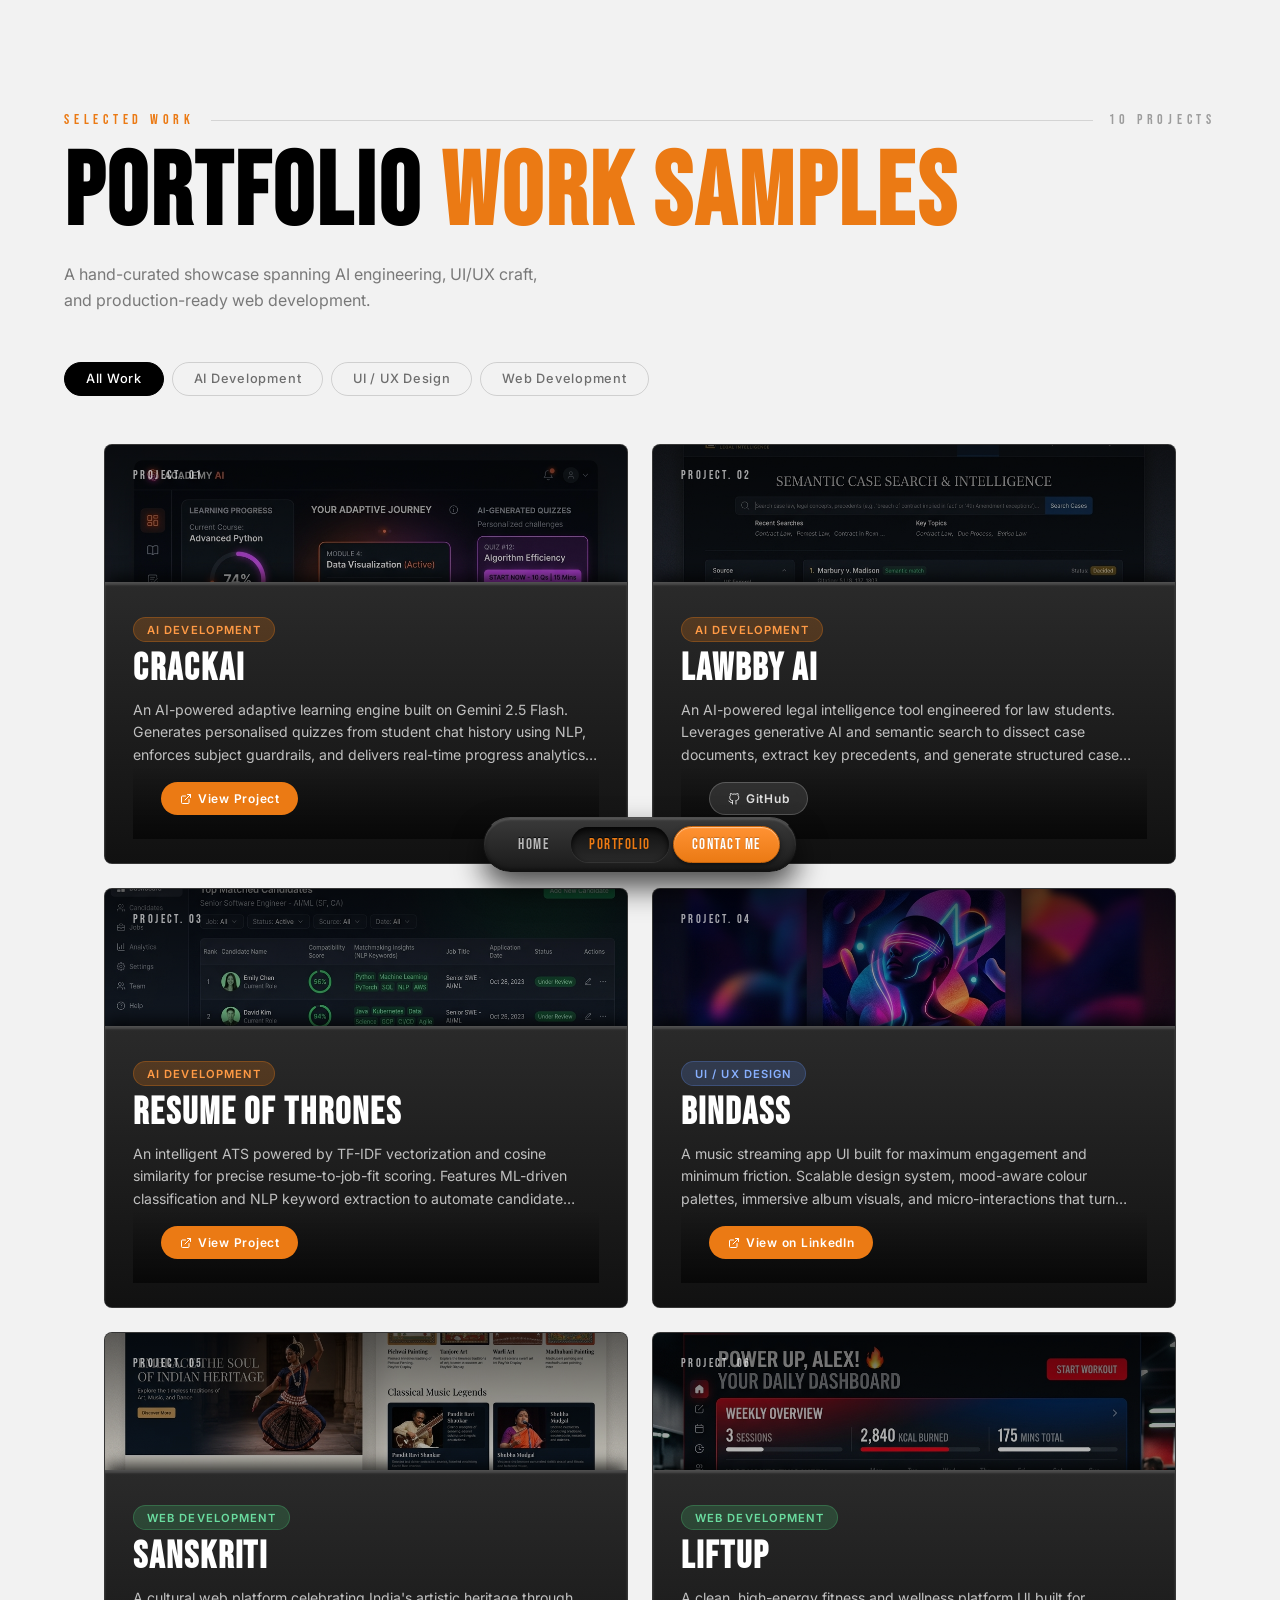
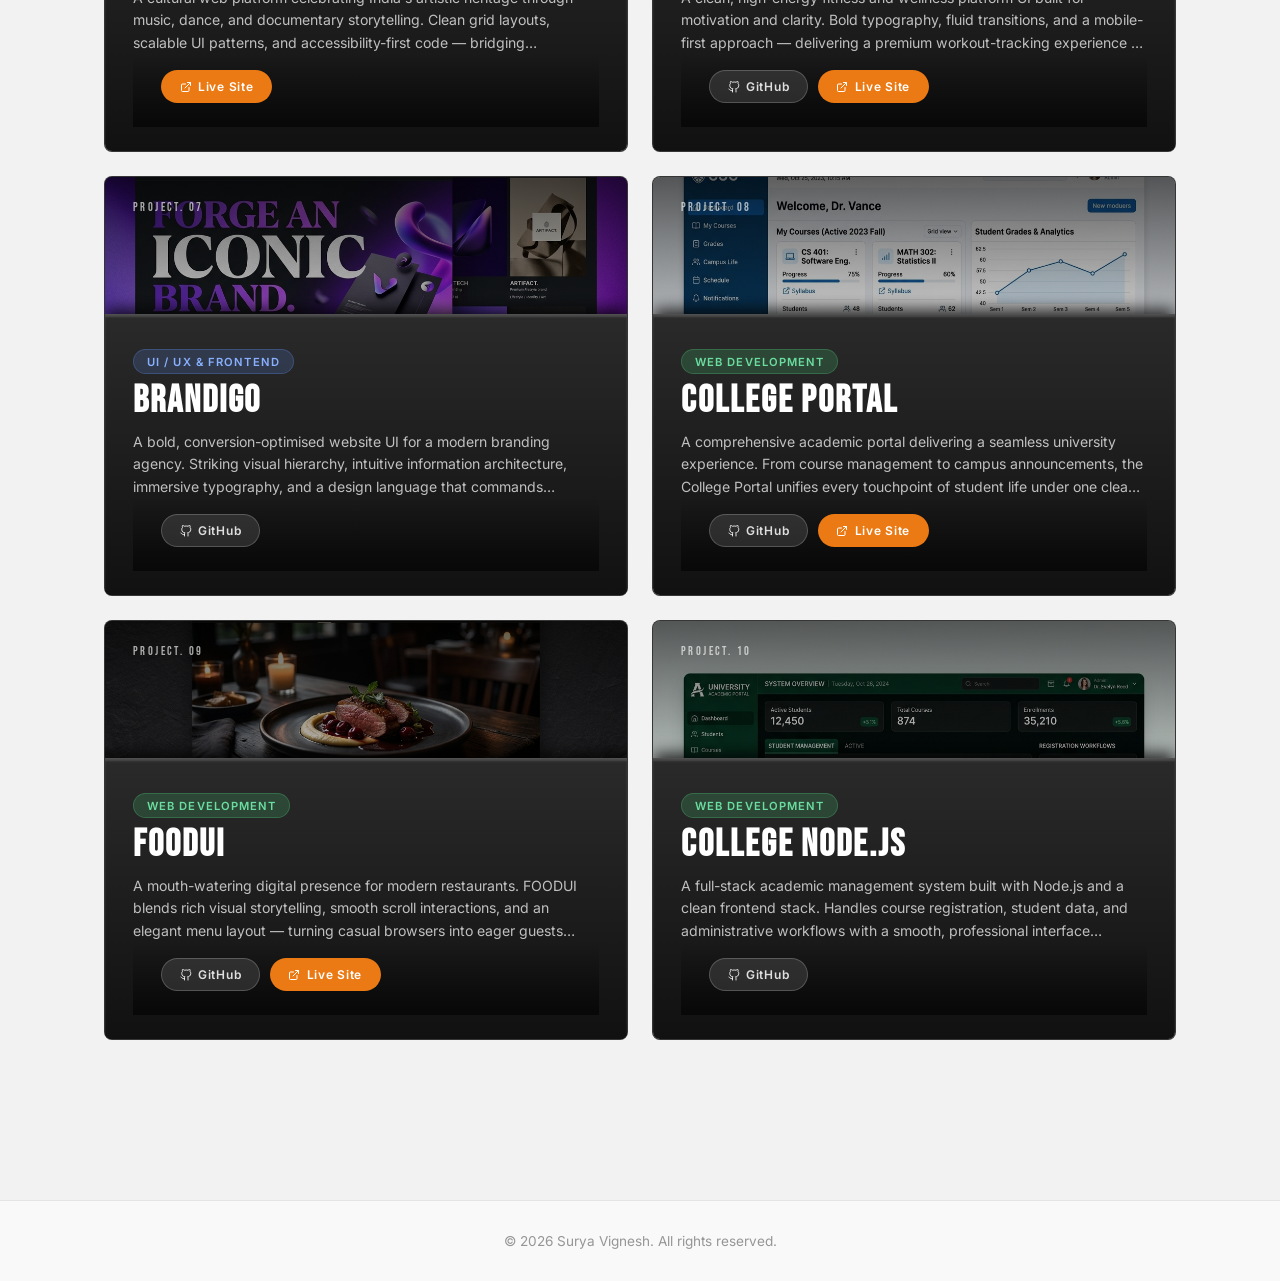
<file: projects.html>
<!DOCTYPE html>
<html lang="en">
<head>
  <meta charset="UTF-8" />
  <meta name="viewport" content="width=device-width, initial-scale=1.0" />
  <title>Portfolio Work Samples | Surya Vignesh</title>
  <meta name="description" content="Portfolio Work Samples of Surya Vignesh — AI/ML projects, UI/UX designs, and full-stack web applications." />
  <link href="https://fonts.googleapis.com/css2?family=Bebas+Neue&family=Inter:wght@300;400;500;600&family=Poppins:wght@300;400;500;600;700&display=swap" rel="stylesheet" />
  <style>
    *, *::before, *::after {
      margin: 0;
      padding: 0;
      box-sizing: border-box;
    }

    html { scroll-behavior: smooth; }

    body {
      font-family: 'Inter', sans-serif;
      -webkit-font-smoothing: antialiased;
      background: #f2f2f2;
      color: #000;
      overflow-x: hidden;
    }

    /* ========== PAGE HEADER ========== */
    .page-header {
      padding: 7rem 5% 3rem;
      max-width: 1400px;
      margin: 0 auto;
    }

    .page-header .label-row {
      display: flex;
      align-items: center;
      gap: 1rem;
      margin-bottom: 1rem;
    }

    .page-header .label-row .tag {
      font-family: 'Bebas Neue', sans-serif;
      font-size: 0.85rem;
      letter-spacing: 0.35em;
      color: #eb7a14;
      text-transform: uppercase;
    }

    .page-header .label-row .line {
      flex: 1;
      height: 1px;
      background: rgba(0,0,0,0.12);
    }

    .page-header .label-row .count {
      font-family: 'Bebas Neue', sans-serif;
      font-size: 0.85rem;
      letter-spacing: 0.35em;
      color: rgba(0,0,0,0.35);
    }

    .page-header h1 {
      font-family: 'Bebas Neue', sans-serif;
      font-size: clamp(3.5rem, 8vw, 7rem);
      letter-spacing: 0.03em;
      line-height: 1;
      color: #000;
      margin-bottom: 1rem;
    }

    .page-header h1 .accent { color: #eb7a14; }

    .page-header .subtitle {
      font-size: 1rem;
      color: rgba(0,0,0,0.5);
      max-width: 480px;
      line-height: 1.6;
    }

    /* ========== FILTER PILLS ========== */
    .filter-bar {
      display: flex;
      gap: 0.5rem;
      padding: 0 5%;
      margin-bottom: 3rem;
      flex-wrap: wrap;
      max-width: 1400px;
      margin-left: auto;
      margin-right: auto;
    }

    .filter-pill {
      font-family: 'Inter', sans-serif;
      font-size: 0.8rem;
      font-weight: 500;
      letter-spacing: 0.06em;
      padding: 0.55rem 1.3rem;
      border-radius: 999px;
      border: 1.5px solid rgba(0,0,0,0.14);
      background: transparent;
      color: rgba(0,0,0,0.55);
      cursor: pointer;
      transition: all 0.3s ease;
    }

    .filter-pill:hover {
      border-color: rgba(0,0,0,0.35);
      color: #000;
    }

    .filter-pill.active {
      background: #000;
      color: #fff;
      border-color: #000;
    }

    /* ========== PROJECTS GRID ========== */
    .projects-grid-v2 {
      display: grid;
      grid-template-columns: repeat(2, 1fr);
      gap: 1.5rem;
      max-width: 1200px;
      margin: 0 auto;
      padding: 0 5% 10rem;
    }

    /* ========== PROJECT CARD — UPGRADED ========== */
    .project-card-v2 {
      position: relative;
      border-radius: 8px;
      overflow: hidden;
      height: 420px;
      display: flex;
      flex-direction: column;
      justify-content: flex-end;
      text-decoration: none;
      transition: all 0.45s cubic-bezier(0.25, 0.8, 0.25, 1);
      border: 1px solid rgba(255,255,255,0.12);
      background: #1a1a1a;
    }

    .project-card-v2.hidden { display: none; }

    .project-card-v2:hover {
      transform: translateY(-10px);
      box-shadow: 0 30px 60px rgba(0,0,0,0.2);
    }

    /* Background image — crisp & clear */
    .project-card-v2__bg {
      position: absolute;
      top: 0; left: 0;
      width: 100%; height: 100%;
      object-fit: cover;
      z-index: 0;
      filter: brightness(0.82);
      transform: scale(1.0);
      transition: transform 0.55s ease, filter 0.55s ease;
    }

    .project-card-v2:hover .project-card-v2__bg {
      transform: scale(1.04);
      filter: brightness(0.65);
    }

    /* Gradient for gradient-bg cards */
    .project-card-v2__gradient {
      position: absolute;
      inset: 0;
      z-index: 0;
      transition: opacity 0.4s ease;
    }

    /* Top-only dark shadow for label readability */
    .project-card-v2__overlay {
      position: absolute;
      inset: 0;
      background: linear-gradient(to bottom, rgba(0,0,0,0.55) 0%, transparent 35%, transparent 55%, rgba(0,0,0,0.1) 100%);
      z-index: 1;
      pointer-events: none;
    }

    /* Top content — only holds project number label, floats to top */
    .project-card-v2__content {
      position: relative;
      z-index: 2;
      padding: 1.4rem 1.75rem 0;
      display: flex;
      flex-direction: column;
      flex: 1;
    }

    /* Skeuomorphic Solid Metal bottom panel */
    .project-card-v2__glass {
      position: relative;
      z-index: 3;
      backdrop-filter: none;
      -webkit-backdrop-filter: none;
      background: linear-gradient(180deg, #2a2a2a 0%, #111 100%);
      border-top: 1px solid #4f4f4f;
      padding: 1.1rem 1.75rem 1.5rem;
      box-shadow: 0 -5px 15px rgba(0,0,0,0.8), inset 0 2px 2px rgba(255,255,255,0.15);
    }

    .project-card-v2__number {
      font-family: 'Bebas Neue', sans-serif;
      font-size: 0.75rem;
      letter-spacing: 0.2em;
      color: rgba(255,255,255,0.65);
      text-transform: uppercase;
    }

    /* Category Badge */
    .project-card-v2__badge {
      display: inline-flex;
      align-items: center;
      gap: 0.3rem;
      margin-top: 1rem;
      padding: 0.3rem 0.8rem;
      border-radius: 999px;
      font-size: 0.7rem;
      font-weight: 600;
      letter-spacing: 0.1em;
      text-transform: uppercase;
      align-self: flex-start;
    }

    .badge--ai { background: rgba(235,122,20,0.22); color: #ff9a45; border: 1px solid rgba(235,122,20,0.3); }
    .badge--uiux { background: rgba(100,150,255,0.18); color: #88b0ff; border: 1px solid rgba(100,150,255,0.25); }
    .badge--web { background: rgba(80,220,130,0.18); color: #6adda0; border: 1px solid rgba(80,220,130,0.25); }

    .project-card-v2__title {
      font-family: 'Bebas Neue', sans-serif;
      font-size: 2.4rem;
      letter-spacing: 0.05em;
      color: #fff;
      margin-top: 0.4rem;
      line-height: 1.05;
    }

    .project-card-v2__desc {
      font-size: 0.88rem;
      color: rgba(255,255,255,0.72);
      line-height: 1.6;
      margin-top: 0.6rem;
      display: -webkit-box;
      -webkit-line-clamp: 3;
      line-clamp: 3;
      -webkit-box-orient: vertical;
      overflow: hidden;
    }

    /* Action Bar */
    .project-card-v2__actions {
      position: relative;
      z-index: 3;
      display: flex;
      gap: 0.6rem;
      padding: 1rem 1.75rem 1.5rem;
      background: linear-gradient(to top, rgba(0,0,0,0.6) 0%, transparent 100%);
    }

    .card-btn {
      display: inline-flex;
      align-items: center;
      gap: 0.4rem;
      padding: 0.5rem 1.1rem;
      border-radius: 999px;
      font-size: 0.75rem;
      font-weight: 600;
      letter-spacing: 0.06em;
      text-decoration: none;
      transition: all 0.28s ease;
      white-space: nowrap;
      backdrop-filter: blur(6px);
    }

    .card-btn--github {
      background: rgba(255,255,255,0.12);
      color: rgba(255,255,255,0.85);
      border: 1px solid rgba(255,255,255,0.2);
    }

    .card-btn--github:hover {
      background: rgba(255,255,255,0.25);
      color: #fff;
      transform: translateY(-2px);
    }

    .card-btn--live {
      background: #eb7a14;
      color: #fff;
      border: 1px solid transparent;
    }

    .card-btn--live:hover {
      background: #ff8e2a;
      transform: translateY(-2px);
      box-shadow: 0 6px 20px rgba(235,122,20,0.4);
    }

    .card-btn svg {
      width: 12px;
      height: 12px;
      flex-shrink: 0;
    }

    /* ========== BOTTOM PILL NAV (Skeuomorphic) ========== */
    .bottom-nav {
      position: fixed;
      bottom: 28px;
      left: 50%;
      transform: translateX(-50%);
      background: linear-gradient(180deg, #3a3a3a 0%, #1a1a1a 100%);
      border: 1px solid #111;
      border-top: 1px solid #4f4f4f;
      border-radius: 999px;
      padding: 8px 16px;
      box-shadow: 
        0 15px 30px rgba(0, 0, 0, 0.7), 
        inset 0 2px 2px rgba(255, 255, 255, 0.15),
        inset 0 -2px 4px rgba(0, 0, 0, 0.4);
      z-index: 9999;
      display: flex;
      gap: 4px;
      align-items: center;
    }

    .nav-pill {
      padding: 8px 18px;
      border-radius: 999px;
      font-family: 'Bebas Neue', sans-serif;
      font-size: 0.95rem;
      letter-spacing: 0.1em;
      color: rgba(255,255,255,0.7);
      text-shadow: 0 -1px 1px rgba(0,0,0,0.8);
      text-decoration: none;
      transition: all 0.2s ease;
      white-space: nowrap;
    }

    .nav-pill:hover { 
      background: linear-gradient(180deg, #2a2a2a 0%, #111 100%); 
      box-shadow: inset 0 2px 5px rgba(0,0,0,0.5);
      color: #fff; 
    }
    .nav-pill.active { 
      background: linear-gradient(180deg, #111 0%, #2a2a2a 100%); 
      box-shadow: inset 0 3px 6px rgba(0,0,0,0.8), 0 1px 1px rgba(255,255,255,0.1);
      color: #eb7a14; 
    }
    .nav-pill.cta { 
      background: linear-gradient(180deg, #ff9233 0%, #eb7a14 100%); 
      box-shadow: 0 2px 5px rgba(0,0,0,0.5), inset 0 1px 1px rgba(255,255,255,0.5);
      border: 1px solid #c9650b;
      color: #fff; 
      text-shadow: 0 -1px 1px rgba(0,0,0,0.2);
    }
    .nav-pill.cta:hover { 
      background: linear-gradient(180deg, #e37411 0%, #cc670c 100%); 
      box-shadow: inset 0 2px 4px rgba(0,0,0,0.4);
    }

    /* ========== FOOTER ========== */
    .page-footer {
      padding: 2rem 5%;
      border-top: 1px solid rgba(0,0,0,0.08);
      text-align: center;
      font-size: 0.85rem;
      color: rgba(0,0,0,0.4);
      background: rgba(255,255,255,0.5);
    }

    /* ========== RESPONSIVE ========== */
    @media (max-width: 768px) {
      .projects-grid-v2 {
        grid-template-columns: 1fr;
        padding: 0 5% 6rem;
      }

      .page-header { padding: 5.5rem 5% 2rem; }
      .bottom-nav { bottom: 16px; padding: 6px 10px; gap: 2px; }
      .nav-pill { padding: 6px 12px; font-size: 0.8rem; }
    }

    /* ========== ANIMATIONS ========== */
    @keyframes fadeInUp {
      from { opacity: 0; transform: translateY(36px); }
      to   { opacity: 1; transform: translateY(0); }
    }

    .project-card-v2 {
      animation: fadeInUp 0.65s cubic-bezier(0.25, 0.8, 0.25, 1) both;
    }

    .project-card-v2:nth-child(1)  { animation-delay: 0.04s; }
    .project-card-v2:nth-child(2)  { animation-delay: 0.09s; }
    .project-card-v2:nth-child(3)  { animation-delay: 0.14s; }
    .project-card-v2:nth-child(4)  { animation-delay: 0.19s; }
    .project-card-v2:nth-child(5)  { animation-delay: 0.24s; }
    .project-card-v2:nth-child(6)  { animation-delay: 0.29s; }
    .project-card-v2:nth-child(7)  { animation-delay: 0.34s; }
    .project-card-v2:nth-child(8)  { animation-delay: 0.39s; }
    .project-card-v2:nth-child(9)  { animation-delay: 0.44s; }
    .project-card-v2:nth-child(10) { animation-delay: 0.49s; }

    /* Page entry fade */
    @keyframes pageFadeIn {
      from { opacity: 0; }
      to   { opacity: 1; }
    }
    body { animation: pageFadeIn 0.5s ease-out both; }

    /* =========================================
       GLOBAL SKEUOMORPHIC UI CLASSES
       ========================================= */
    .skeuo-card-dark {
      background: linear-gradient(145deg, #2b2b2b, #1a1a1a) !important;
      border-radius: 20px !important;
      box-shadow: 
        10px 10px 20px rgba(0,0,0,0.8),
        -5px -5px 15px rgba(255,255,255,0.04), 
        inset 1px 1px 2px rgba(255,255,255,0.1) !important;
      border: 1px solid #333 !important;
      backdrop-filter: none !important;
    }

    .skeuo-card-light {
      background: linear-gradient(145deg, #ffffff, #d9d9d9) !important;
      border-radius: 20px !important;
      box-shadow: 
        15px 15px 30px #cecece,
        -15px -15px 30px #ffffff,
        inset 1px 1px 3px rgba(255,255,255,1) !important;
      border: 1px solid #e1e1e1 !important;
    }

    .skeuo-btn-orange {
      background: linear-gradient(145deg, #ff8a17, #da6908) !important;
      border: 1px solid #bd5905 !important;
      box-shadow: 
        5px 5px 10px rgba(0,0,0,0.3),
        -2px -2px 5px rgba(255,255,255,0.2),
        inset 1px 1px 2px rgba(255,255,255,0.5) !important;
      color: #fff !important;
      text-shadow: 0 -1px 1px rgba(0,0,0,0.4) !important;
      transition: all 0.2s ease-in-out !important;
    }

    .skeuo-btn-orange:active {
      background: linear-gradient(145deg, #da6908, #ff8a17) !important;
      box-shadow: 
        inset 4px 4px 8px #a85004, 
        inset -2px -2px 4px #ffa442 !important;
      transform: translateY(3px) !important;
    }

    .skeuo-btn-dark {
      background: linear-gradient(145deg, #3a3a3a, #1a1a1a) !important;
      border: 1px solid #111 !important;
      box-shadow: 
        5px 5px 10px rgba(0,0,0,0.5),
        -2px -2px 5px rgba(255,255,255,0.05),
        inset 1px 1px 2px rgba(255,255,255,0.1) !important;
      color: #fff !important;
      text-decoration: none !important;
      transition: all 0.2s ease-in-out !important;
    }

    .skeuo-btn-dark:active {
      box-shadow: inset 4px 4px 8px #080808, inset -2px -2px 4px #3d3d3d !important;
      transform: translateY(3px) !important;
    }
  </style>
</head>
<body>

  <!-- Page Header -->
  <header class="page-header">
    <div class="label-row">
      <span class="tag">Selected Work</span>
      <div class="line"></div>
      <span class="count">10 Projects</span>
    </div>
    <h1>Portfolio <span class="accent">Work Samples</span></h1>
    <p class="subtitle">A hand-curated showcase spanning AI engineering, UI/UX craft, and production-ready web development.</p>
  </header>

  <!-- Filter Pills -->
  <div class="filter-bar">
    <button class="filter-pill active" data-filter="all">All Work</button>
    <button class="filter-pill" data-filter="ai">AI Development</button>
    <button class="filter-pill" data-filter="uiux">UI / UX Design</button>
    <button class="filter-pill" data-filter="web">Web Development</button>
  </div>

  <!-- Projects Grid -->
  <main class="projects-grid-v2">

    <!-- PROJECT 01: CrackAI -->
    <div class="project-card-v2" data-category="ai">
      <img class="project-card-v2__bg" src="images/crackai_dashboard_1774933216751.png" alt="CrackAI" />
      <div class="project-card-v2__overlay"></div>
      <div class="project-card-v2__content"><span class="project-card-v2__number">PROJECT. 01</span></div>
      <div class="project-card-v2__glass">
        <span class="project-card-v2__badge badge--ai">AI Development</span>
        <h3 class="project-card-v2__title">CRACKAI</h3>
        <p class="project-card-v2__desc">An AI-powered adaptive learning engine built on Gemini 2.5 Flash. Generates personalised quizzes from student chat history using NLP, enforces subject guardrails, and delivers real-time progress analytics — making exam prep smarter, not harder.</p>
        <div class="project-card-v2__actions">
          <a href="https://www.linkedin.com/posts/chikkala-venkata-surya-vignesh-82690631b_python-flask-generativeai-activity-7415690027587776512-rXt_" target="_blank" class="card-btn card-btn--live"><svg viewBox="0 0 24 24" fill="none" stroke="currentColor" stroke-width="2" stroke-linecap="round" stroke-linejoin="round"><path d="M18 13v6a2 2 0 0 1-2 2H5a2 2 0 0 1-2-2V8a2 2 0 0 1 2-2h6"/><polyline points="15 3 21 3 21 9"/><line x1="10" y1="14" x2="21" y2="3"/></svg>View Project</a>
        </div>
      </div>
    </div>

    <!-- PROJECT 02: Lawbby AI -->
    <div class="project-card-v2" data-category="ai">
      <img class="project-card-v2__bg" src="images/lawbby_interface_1774933231818.png" alt="Lawbby AI" />
      <div class="project-card-v2__overlay"></div>
      <div class="project-card-v2__content"><span class="project-card-v2__number">PROJECT. 02</span></div>
      <div class="project-card-v2__glass">
        <span class="project-card-v2__badge badge--ai">AI Development</span>
        <h3 class="project-card-v2__title">LAWBBY AI</h3>
        <p class="project-card-v2__desc">An AI-powered legal intelligence tool engineered for law students. Leverages generative AI and semantic search to dissect case documents, extract key precedents, and generate structured case briefs — transforming hours of legal research into seconds of insight.</p>
        <div class="project-card-v2__actions">
          <a href="https://github.com/SuryaVignesh06/Lawbby-AI-Case-Analyser" target="_blank" class="card-btn card-btn--github"><svg viewBox="0 0 24 24" fill="none" stroke="currentColor" stroke-width="2" stroke-linecap="round" stroke-linejoin="round"><path d="M9 19c-5 1.5-5-2.5-7-3m14 6v-3.87a3.37 3.37 0 0 0-.94-2.61c3.14-.35 6.44-1.54 6.44-7A5.44 5.44 0 0 0 20 4.77 5.07 5.07 0 0 0 19.91 1S18.73.65 16 2.48a13.38 13.38 0 0 0-7 0C6.27.65 5.09 1 5.09 1A5.07 5.07 0 0 0 5 4.77a5.44 5.44 0 0 0-1.5 3.78c0 5.42 3.3 6.61 6.44 7A3.37 3.37 0 0 0 9 18.13V22"/></svg>GitHub</a>
        </div>
      </div>
    </div>

    <!-- PROJECT 03: Resume of Thrones -->
    <div class="project-card-v2" data-category="ai">
      <img class="project-card-v2__bg" src="images/resume_ats_1774933249231.png" alt="Resume of Thrones" />
      <div class="project-card-v2__overlay"></div>
      <div class="project-card-v2__content"><span class="project-card-v2__number">PROJECT. 03</span></div>
      <div class="project-card-v2__glass">
        <span class="project-card-v2__badge badge--ai">AI Development</span>
        <h3 class="project-card-v2__title">RESUME OF THRONES</h3>
        <p class="project-card-v2__desc">An intelligent ATS powered by TF-IDF vectorization and cosine similarity for precise resume-to-job-fit scoring. Features ML-driven classification and NLP keyword extraction to automate candidate screening at scale.</p>
        <div class="project-card-v2__actions">
          <a href="#" class="card-btn card-btn--live"><svg viewBox="0 0 24 24" fill="none" stroke="currentColor" stroke-width="2" stroke-linecap="round" stroke-linejoin="round"><path d="M18 13v6a2 2 0 0 1-2 2H5a2 2 0 0 1-2-2V8a2 2 0 0 1 2-2h6"/><polyline points="15 3 21 3 21 9"/><line x1="10" y1="14" x2="21" y2="3"/></svg>View Project</a>
        </div>
      </div>
    </div>

    <!-- PROJECT 04: Bindass -->
    <div class="project-card-v2" data-category="uiux">
      <img class="project-card-v2__bg" src="images/bindass_music_1774933268930.png" alt="Bindass Music App" />
      <div class="project-card-v2__overlay"></div>
      <div class="project-card-v2__content"><span class="project-card-v2__number">PROJECT. 04</span></div>
      <div class="project-card-v2__glass">
        <span class="project-card-v2__badge badge--uiux">UI / UX Design</span>
        <h3 class="project-card-v2__title">BINDASS</h3>
        <p class="project-card-v2__desc">A music streaming app UI built for maximum engagement and minimum friction. Scalable design system, mood-aware colour palettes, immersive album visuals, and micro-interactions that turn every tap into a moment of tactile delight.</p>
        <div class="project-card-v2__actions">
          <a href="https://www.linkedin.com/posts/chikkala-venkata-surya-vignesh-82690631b_uiuxdesign-productdesign-musicapp-activity-7402325095362232320-05jF" target="_blank" class="card-btn card-btn--live"><svg viewBox="0 0 24 24" fill="none" stroke="currentColor" stroke-width="2" stroke-linecap="round" stroke-linejoin="round"><path d="M18 13v6a2 2 0 0 1-2 2H5a2 2 0 0 1-2-2V8a2 2 0 0 1 2-2h6"/><polyline points="15 3 21 3 21 9"/><line x1="10" y1="14" x2="21" y2="3"/></svg>View on LinkedIn</a>
        </div>
      </div>
    </div>

    <!-- PROJECT 05: Sanskriti -->
    <div class="project-card-v2" data-category="web">
      <img class="project-card-v2__bg" src="images/sanskriti_web_1774933286399.png" alt="Sanskriti" />
      <div class="project-card-v2__overlay"></div>
      <div class="project-card-v2__content"><span class="project-card-v2__number">PROJECT. 05</span></div>
      <div class="project-card-v2__glass">
        <span class="project-card-v2__badge badge--web">Web Development</span>
        <h3 class="project-card-v2__title">SANSKRITI</h3>
        <p class="project-card-v2__desc">A cultural web platform celebrating India's artistic heritage through music, dance, and documentary storytelling. Clean grid layouts, scalable UI patterns, and accessibility-first code — bridging generations of culture with the digital age.</p>
        <div class="project-card-v2__actions">
          <a href="https://my-site-kd37rpqd-venkatasuryavignes.wix-vibe.com" target="_blank" class="card-btn card-btn--live"><svg viewBox="0 0 24 24" fill="none" stroke="currentColor" stroke-width="2" stroke-linecap="round" stroke-linejoin="round"><path d="M18 13v6a2 2 0 0 1-2 2H5a2 2 0 0 1-2-2V8a2 2 0 0 1 2-2h6"/><polyline points="15 3 21 3 21 9"/><line x1="10" y1="14" x2="21" y2="3"/></svg>Live Site</a>
        </div>
      </div>
    </div>

    <!-- PROJECT 06: LiftUp -->
    <div class="project-card-v2" data-category="web">
      <img class="project-card-v2__bg" src="images/liftup_fitness_1774933310640.png" alt="LiftUp" />
      <div class="project-card-v2__overlay"></div>
      <div class="project-card-v2__content"><span class="project-card-v2__number">PROJECT. 06</span></div>
      <div class="project-card-v2__glass">
        <span class="project-card-v2__badge badge--web">Web Development</span>
        <h3 class="project-card-v2__title">LIFTUP</h3>
        <p class="project-card-v2__desc">A clean, high-energy fitness and wellness platform UI built for motivation and clarity. Bold typography, fluid transitions, and a mobile-first approach — delivering a premium workout-tracking experience as powerful as the workouts it supports.</p>
        <div class="project-card-v2__actions">
          <a href="https://github.com/SuryaVignesh06/Liftup" target="_blank" class="card-btn card-btn--github"><svg viewBox="0 0 24 24" fill="none" stroke="currentColor" stroke-width="2" stroke-linecap="round" stroke-linejoin="round"><path d="M9 19c-5 1.5-5-2.5-7-3m14 6v-3.87a3.37 3.37 0 0 0-.94-2.61c3.14-.35 6.44-1.54 6.44-7A5.44 5.44 0 0 0 20 4.77 5.07 5.07 0 0 0 19.91 1S18.73.65 16 2.48a13.38 13.38 0 0 0-7 0C6.27.65 5.09 1 5.09 1A5.07 5.07 0 0 0 5 4.77a5.44 5.44 0 0 0-1.5 3.78c0 5.42 3.3 6.61 6.44 7A3.37 3.37 0 0 0 9 18.13V22"/></svg>GitHub</a>
          <a href="https://suryavignesh06.github.io/Liftup/" target="_blank" class="card-btn card-btn--live"><svg viewBox="0 0 24 24" fill="none" stroke="currentColor" stroke-width="2" stroke-linecap="round" stroke-linejoin="round"><path d="M18 13v6a2 2 0 0 1-2 2H5a2 2 0 0 1-2-2V8a2 2 0 0 1 2-2h6"/><polyline points="15 3 21 3 21 9"/><line x1="10" y1="14" x2="21" y2="3"/></svg>Live Site</a>
        </div>
      </div>
    </div>

    <!-- PROJECT 07: BrandiGO -->
    <div class="project-card-v2" data-category="uiux">
      <img class="project-card-v2__bg" src="images/brandigo_agency_1774933326259.png" alt="BrandiGO" />
      <div class="project-card-v2__overlay"></div>
      <div class="project-card-v2__content"><span class="project-card-v2__number">PROJECT. 07</span></div>
      <div class="project-card-v2__glass">
        <span class="project-card-v2__badge badge--uiux">UI / UX &amp; Frontend</span>
        <h3 class="project-card-v2__title">BRANDIGO</h3>
        <p class="project-card-v2__desc">A bold, conversion-optimised website UI for a modern branding agency. Striking visual hierarchy, intuitive information architecture, immersive typography, and a design language that commands attention from the very first scroll.</p>
        <div class="project-card-v2__actions">
          <a href="https://github.com/SuryaVignesh06/Brand-BrandiGO" target="_blank" class="card-btn card-btn--github"><svg viewBox="0 0 24 24" fill="none" stroke="currentColor" stroke-width="2" stroke-linecap="round" stroke-linejoin="round"><path d="M9 19c-5 1.5-5-2.5-7-3m14 6v-3.87a3.37 3.37 0 0 0-.94-2.61c3.14-.35 6.44-1.54 6.44-7A5.44 5.44 0 0 0 20 4.77 5.07 5.07 0 0 0 19.91 1S18.73.65 16 2.48a13.38 13.38 0 0 0-7 0C6.27.65 5.09 1 5.09 1A5.07 5.07 0 0 0 5 4.77a5.44 5.44 0 0 0-1.5 3.78c0 5.42 3.3 6.61 6.44 7A3.37 3.37 0 0 0 9 18.13V22"/></svg>GitHub</a>
        </div>
      </div>
    </div>

    <!-- PROJECT 08: College Portal -->
    <div class="project-card-v2" data-category="web">
      <img class="project-card-v2__bg" src="images/college_portal_1774933345843.png" alt="College Portal" />
      <div class="project-card-v2__overlay"></div>
      <div class="project-card-v2__content"><span class="project-card-v2__number">PROJECT. 08</span></div>
      <div class="project-card-v2__glass">
        <span class="project-card-v2__badge badge--web">Web Development</span>
        <h3 class="project-card-v2__title">COLLEGE PORTAL</h3>
        <p class="project-card-v2__desc">A comprehensive academic portal delivering a seamless university experience. From course management to campus announcements, the College Portal unifies every touchpoint of student life under one clean interface — maximum performance, maximum accessibility.</p>
        <div class="project-card-v2__actions">
          <a href="https://github.com/SuryaVignesh06/College" target="_blank" class="card-btn card-btn--github"><svg viewBox="0 0 24 24" fill="none" stroke="currentColor" stroke-width="2" stroke-linecap="round" stroke-linejoin="round"><path d="M9 19c-5 1.5-5-2.5-7-3m14 6v-3.87a3.37 3.37 0 0 0-.94-2.61c3.14-.35 6.44-1.54 6.44-7A5.44 5.44 0 0 0 20 4.77 5.07 5.07 0 0 0 19.91 1S18.73.65 16 2.48a13.38 13.38 0 0 0-7 0C6.27.65 5.09 1 5.09 1A5.07 5.07 0 0 0 5 4.77a5.44 5.44 0 0 0-1.5 3.78c0 5.42 3.3 6.61 6.44 7A3.37 3.37 0 0 0 9 18.13V22"/></svg>GitHub</a>
          <a href="https://suryavignesh06.github.io/College/" target="_blank" class="card-btn card-btn--live"><svg viewBox="0 0 24 24" fill="none" stroke="currentColor" stroke-width="2" stroke-linecap="round" stroke-linejoin="round"><path d="M18 13v6a2 2 0 0 1-2 2H5a2 2 0 0 1-2-2V8a2 2 0 0 1 2-2h6"/><polyline points="15 3 21 3 21 9"/><line x1="10" y1="14" x2="21" y2="3"/></svg>Live Site</a>
        </div>
      </div>
    </div>

    <!-- PROJECT 09: FOODUI -->
    <div class="project-card-v2" data-category="web">
      <img class="project-card-v2__bg" src="images/foodui_restaurant_1774933364355.png" alt="FOODUI" />
      <div class="project-card-v2__overlay"></div>
      <div class="project-card-v2__content"><span class="project-card-v2__number">PROJECT. 09</span></div>
      <div class="project-card-v2__glass">
        <span class="project-card-v2__badge badge--web">Web Development</span>
        <h3 class="project-card-v2__title">FOODUI</h3>
        <p class="project-card-v2__desc">A mouth-watering digital presence for modern restaurants. FOODUI blends rich visual storytelling, smooth scroll interactions, and an elegant menu layout — turning casual browsers into eager guests before they even walk through the door.</p>
        <div class="project-card-v2__actions">
          <a href="https://github.com/SuryaVignesh06/FOODUI" target="_blank" class="card-btn card-btn--github"><svg viewBox="0 0 24 24" fill="none" stroke="currentColor" stroke-width="2" stroke-linecap="round" stroke-linejoin="round"><path d="M9 19c-5 1.5-5-2.5-7-3m14 6v-3.87a3.37 3.37 0 0 0-.94-2.61c3.14-.35 6.44-1.54 6.44-7A5.44 5.44 0 0 0 20 4.77 5.07 5.07 0 0 0 19.91 1S18.73.65 16 2.48a13.38 13.38 0 0 0-7 0C6.27.65 5.09 1 5.09 1A5.07 5.07 0 0 0 5 4.77a5.44 5.44 0 0 0-1.5 3.78c0 5.42 3.3 6.61 6.44 7A3.37 3.37 0 0 0 9 18.13V22"/></svg>GitHub</a>
          <a href="https://suryavignesh06.github.io/FOODUI/" target="_blank" class="card-btn card-btn--live"><svg viewBox="0 0 24 24" fill="none" stroke="currentColor" stroke-width="2" stroke-linecap="round" stroke-linejoin="round"><path d="M18 13v6a2 2 0 0 1-2 2H5a2 2 0 0 1-2-2V8a2 2 0 0 1 2-2h6"/><polyline points="15 3 21 3 21 9"/><line x1="10" y1="14" x2="21" y2="3"/></svg>Live Site</a>
        </div>
      </div>
    </div>

    <!-- PROJECT 10: College Node.js -->
    <div class="project-card-v2" data-category="web">
      <img class="project-card-v2__bg" src="images/college_node_1774933379161.png" alt="College Node.js" />
      <div class="project-card-v2__overlay"></div>
      <div class="project-card-v2__content"><span class="project-card-v2__number">PROJECT. 10</span></div>
      <div class="project-card-v2__glass">
        <span class="project-card-v2__badge badge--web">Web Development</span>
        <h3 class="project-card-v2__title">COLLEGE NODE.JS</h3>
        <p class="project-card-v2__desc">A full-stack academic management system built with Node.js and a clean frontend stack. Handles course registration, student data, and administrative workflows with a smooth, professional interface designed for real institutional use.</p>
        <div class="project-card-v2__actions">
          <a href="https://github.com/SuryaVignesh06/collage-node.js" target="_blank" class="card-btn card-btn--github"><svg viewBox="0 0 24 24" fill="none" stroke="currentColor" stroke-width="2" stroke-linecap="round" stroke-linejoin="round"><path d="M9 19c-5 1.5-5-2.5-7-3m14 6v-3.87a3.37 3.37 0 0 0-.94-2.61c3.14-.35 6.44-1.54 6.44-7A5.44 5.44 0 0 0 20 4.77 5.07 5.07 0 0 0 19.91 1S18.73.65 16 2.48a13.38 13.38 0 0 0-7 0C6.27.65 5.09 1 5.09 1A5.07 5.07 0 0 0 5 4.77a5.44 5.44 0 0 0-1.5 3.78c0 5.42 3.3 6.61 6.44 7A3.37 3.37 0 0 0 9 18.13V22"/></svg>GitHub</a>
        </div>
      </div>
    </div>

  </main>

  <!-- Footer -->
  <footer class="page-footer">
    <p>© 2026 Surya Vignesh. All rights reserved.</p>
  </footer>

  <!-- Bottom Pill Navigation -->
  <nav class="bottom-nav">
    <a href="index.html#projects" class="nav-pill">Home</a>
    <a href="#" class="nav-pill active">Portfolio</a>
    <a href="mailto:suryavignesh.chikkala@gmail.com" class="nav-pill cta">Contact Me</a>
  </nav>

  <!-- Filter Logic -->
  <script>
    const filterButtons = document.querySelectorAll('.filter-pill');
    const projectCards  = document.querySelectorAll('.project-card-v2');

    filterButtons.forEach(btn => {
      btn.addEventListener('click', () => {
        filterButtons.forEach(b => b.classList.remove('active'));
        btn.classList.add('active');

        const filter = btn.dataset.filter;

        projectCards.forEach(card => {
          if (filter === 'all' || card.dataset.category === filter) {
            card.classList.remove('hidden');
            card.style.animation = 'none';
            card.offsetHeight;
            card.style.animation = '';
          } else {
            card.classList.add('hidden');
          }
        });
      });
    });
  </script>

</body>
</html>
</file>
